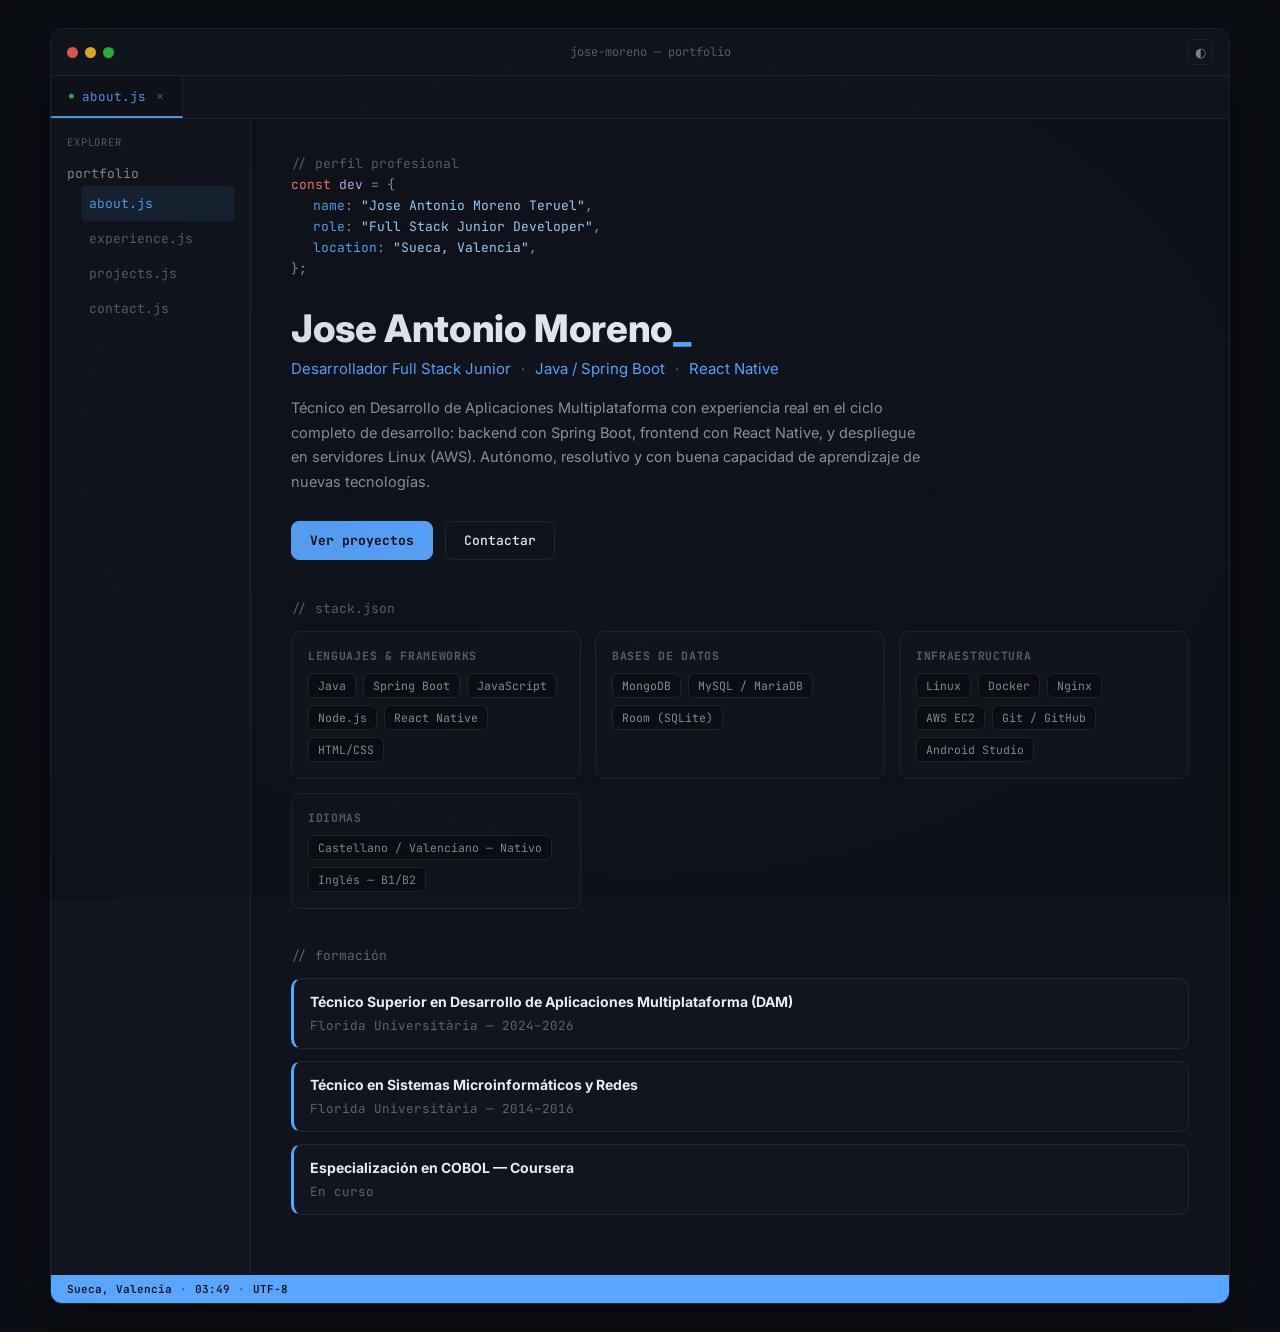
<file: index.html>
<!DOCTYPE html>
<html lang="es">
<head>
<meta charset="UTF-8">
<meta name="viewport" content="width=device-width, initial-scale=1.0">
<title>Jose Antonio Moreno — Full Stack Junior Dev</title>
<meta name="description" content="Portfolio de Jose Antonio Moreno Teruel, Desarrollador Full Stack Junior — Java / Spring Boot / React Native.">
<link rel="preconnect" href="https://fonts.googleapis.com">
<link rel="preconnect" href="https://fonts.gstatic.com" crossorigin>
<link href="https://fonts.googleapis.com/css2?family=Inter:wght@400;500;600;700;800&family=JetBrains+Mono:wght@400;500;600;700&display=swap" rel="stylesheet">
<link rel="stylesheet" href="style.css">
</head>
<body>

<div class="crt-overlay" aria-hidden="true"></div>

<div class="ide">

  <div class="titlebar">
    <button class="hamburger" id="hamburger" aria-label="Abrir menú de navegación" aria-expanded="false" aria-controls="sidebar">
      <span></span><span></span><span></span>
    </button>
    <div class="dots"><span class="d red"></span><span class="d yellow"></span><span class="d green"></span></div>
    <div class="titlebar-name">jose-moreno &mdash; portfolio</div>
    <button class="theme-toggle" id="themeToggle" aria-label="Cambiar tema" title="Cambiar tema">&#9680;</button>
  </div>

  <div class="tabbar" aria-hidden="true">
    <div class="tab active">
      <span class="tab-icon">&#9679;</span><span>about.js</span>
      <span class="tab-close">&times;</span>
    </div>
  </div>

  <div class="ide-body">

    <div class="sidebar-backdrop" id="sidebarBackdrop"></div>

    <aside class="sidebar" id="sidebar">
      <div class="sidebar-title">EXPLORER</div>
      <ul class="filetree">
        <li class="folder open">portfolio
          <ul>
            <li><a class="file active" href="index.html" aria-current="page">about.js</a></li>
            <li><a class="file" href="experience.html">experience.js</a></li>
            <li><a class="file" href="projects.html">projects.js</a></li>
            <li><a class="file" href="contact.html">contact.js</a></li>
          </ul>
        </li>
      </ul>
    </aside>

    <main class="panel">
      <p class="code-line comment">// perfil profesional</p>
      <p class="code-line"><span class="kw">const</span> <span class="var">dev</span> = {</p>
      <div class="indent">
        <p class="code-line"><span class="prop">name</span>: <span class="str">"Jose Antonio Moreno Teruel"</span>,</p>
        <p class="code-line"><span class="prop">role</span>: <span class="str">"Full Stack Junior Developer"</span>,</p>
        <p class="code-line"><span class="prop">location</span>: <span class="str">"Sueca, Valencia"</span>,</p>
      </div>
      <p class="code-line">};</p>

      <div class="hero">
        <h1>Jose Antonio Moreno<span class="cursor-blink">_</span></h1>
        <p class="hero-role">Desarrollador Full Stack Junior <span class="sep">&middot;</span> Java / Spring Boot <span class="sep">&middot;</span> React Native</p>
        <p class="hero-text">
          Técnico en Desarrollo de Aplicaciones Multiplataforma con experiencia real en el ciclo completo de
          desarrollo: backend con Spring Boot, frontend con React Native, y despliegue en servidores Linux (AWS).
          Autónomo, resolutivo y con buena capacidad de aprendizaje de nuevas tecnologías.
        </p>
        <div class="hero-actions">
          <a class="btn btn-primary" href="projects.html">Ver proyectos</a>
          <a class="btn btn-ghost" href="contact.html">Contactar</a>
        </div>
      </div>

      <div class="block">
        <p class="code-line comment">// stack.json</p>
        <div class="skill-grid">
          <div class="skill-card">
            <h4>Lenguajes &amp; frameworks</h4>
            <div class="tags">
              <span>Java</span><span>Spring Boot</span><span>JavaScript</span><span>Node.js</span><span>React Native</span><span>HTML/CSS</span>
            </div>
          </div>
          <div class="skill-card">
            <h4>Bases de datos</h4>
            <div class="tags">
              <span>MongoDB</span><span>MySQL / MariaDB</span><span>Room (SQLite)</span>
            </div>
          </div>
          <div class="skill-card">
            <h4>Infraestructura</h4>
            <div class="tags">
              <span>Linux</span><span>Docker</span><span>Nginx</span><span>AWS EC2</span><span>Git / GitHub</span><span>Android Studio</span>
            </div>
          </div>
          <div class="skill-card">
            <h4>Idiomas</h4>
            <div class="tags">
              <span>Castellano / Valenciano &mdash; Nativo</span><span>Inglés &mdash; B1/B2</span>
            </div>
          </div>
        </div>
      </div>

      <div class="block">
        <p class="code-line comment">// formación</p>
        <div class="edu-list">
          <div class="edu-item">
            <h4>Técnico Superior en Desarrollo de Aplicaciones Multiplataforma (DAM)</h4>
            <span>Florida Universitària &mdash; 2024&ndash;2026</span>
          </div>
          <div class="edu-item">
            <h4>Técnico en Sistemas Microinformáticos y Redes</h4>
            <span>Florida Universitària &mdash; 2014&ndash;2016</span>
          </div>
          <div class="edu-item">
            <h4>Especialización en COBOL &mdash; Coursera</h4>
            <span>En curso</span>
          </div>
        </div>
      </div>

    </main>
  </div>

  <div class="statusbar">
    <span>Sueca, Valencia</span>
    <span class="statusbar-sep">&middot;</span>
    <span id="statusClock"></span>
    <span class="statusbar-sep">&middot;</span>
    <span>UTF-8</span>
  </div>
</div>

<script src="script.js"></script>
</body>
</html>
</file>
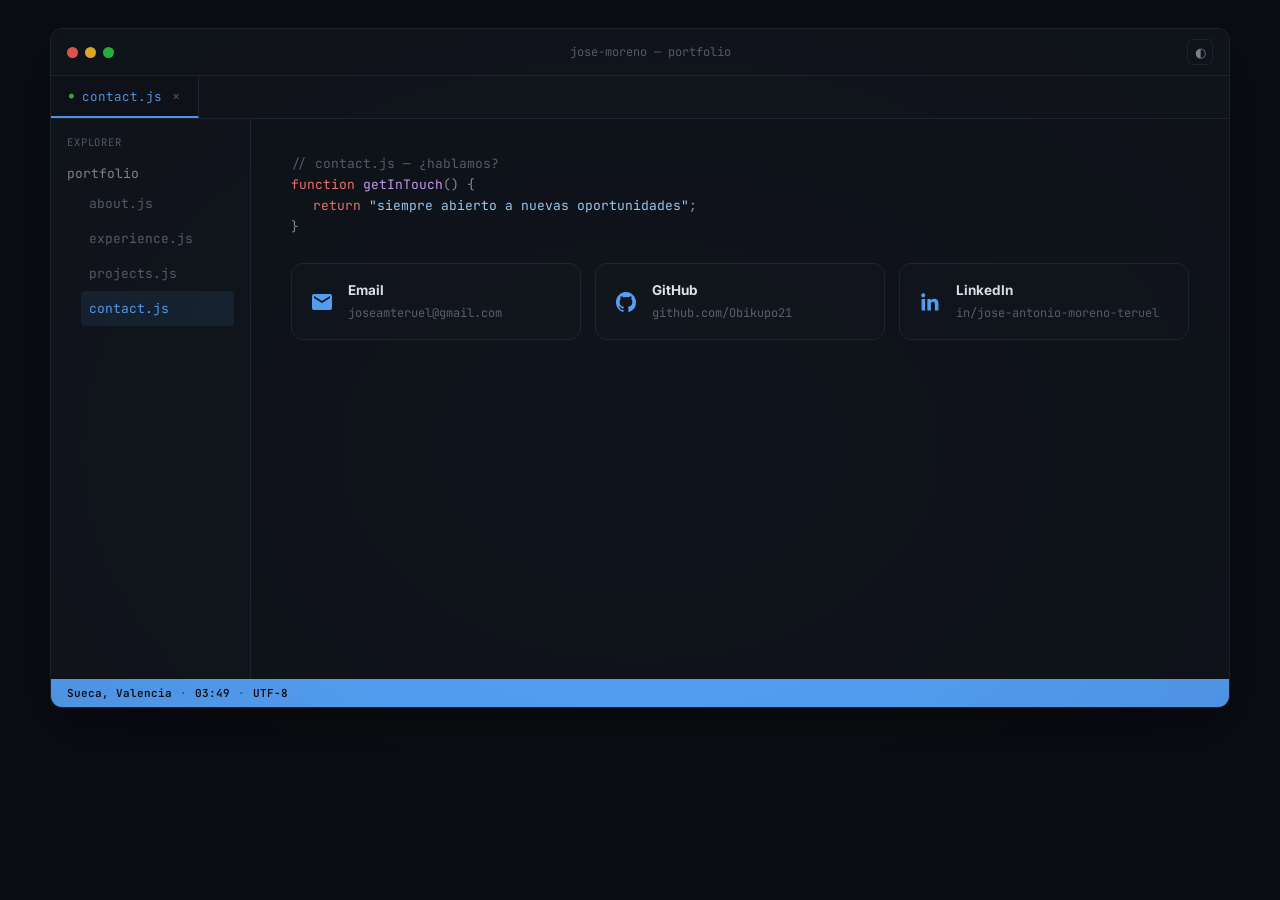
<file: contact.html>
<!DOCTYPE html>
<html lang="es">
<head>
<meta charset="UTF-8">
<meta name="viewport" content="width=device-width, initial-scale=1.0">
<title>Contacto — Jose Antonio Moreno</title>
<meta name="description" content="Contacta con Jose Antonio Moreno Teruel.">
<link rel="preconnect" href="https://fonts.googleapis.com">
<link rel="preconnect" href="https://fonts.gstatic.com" crossorigin>
<link href="https://fonts.googleapis.com/css2?family=Inter:wght@400;500;600;700;800&family=JetBrains+Mono:wght@400;500;600;700&display=swap" rel="stylesheet">
<link rel="stylesheet" href="style.css">
</head>
<body>

<div class="crt-overlay" aria-hidden="true"></div>

<div class="ide">

  <div class="titlebar">
    <button class="hamburger" id="hamburger" aria-label="Abrir menú de navegación" aria-expanded="false" aria-controls="sidebar">
      <span></span><span></span><span></span>
    </button>
    <div class="dots"><span class="d red"></span><span class="d yellow"></span><span class="d green"></span></div>
    <div class="titlebar-name">jose-moreno &mdash; portfolio</div>
    <button class="theme-toggle" id="themeToggle" aria-label="Cambiar tema" title="Cambiar tema">&#9680;</button>
  </div>

  <div class="tabbar" aria-hidden="true">
    <div class="tab active">
      <span class="tab-icon">&#9679;</span><span>contact.js</span>
      <span class="tab-close">&times;</span>
    </div>
  </div>

  <div class="ide-body">

    <div class="sidebar-backdrop" id="sidebarBackdrop"></div>

    <aside class="sidebar" id="sidebar">
      <div class="sidebar-title">EXPLORER</div>
      <ul class="filetree">
        <li class="folder open">portfolio
          <ul>
            <li><a class="file" href="index.html">about.js</a></li>
            <li><a class="file" href="experience.html">experience.js</a></li>
            <li><a class="file" href="projects.html">projects.js</a></li>
            <li><a class="file active" href="contact.html" aria-current="page">contact.js</a></li>
          </ul>
        </li>
      </ul>
    </aside>

    <main class="panel">
      <p class="code-line comment">// contact.js &mdash; ¿hablamos?</p>
      <p class="code-line"><span class="kw">function</span> <span class="fn">getInTouch</span>() {</p>
      <div class="indent">
        <p class="code-line"><span class="kw">return</span> <span class="str">"siempre abierto a nuevas oportunidades"</span>;</p>
      </div>
      <p class="code-line">}</p>

      <div class="contact-grid">
        <a class="contact-card" href="mailto:joseamteruel@gmail.com">
          <svg viewBox="0 0 24 24"><path d="M20 4H4a2 2 0 0 0-2 2v12a2 2 0 0 0 2 2h16a2 2 0 0 0 2-2V6a2 2 0 0 0-2-2zm0 4-8 5-8-5V6l8 5 8-5z"/></svg>
          <div>
            <h4>Email</h4>
            <span>joseamteruel@gmail.com</span>
          </div>
        </a>

        <a class="contact-card" href="https://github.com/Obikupo21" target="_blank" rel="noopener">
          <svg viewBox="0 0 24 24"><path d="M12 2C6.48 2 2 6.58 2 12.25c0 4.53 2.87 8.37 6.84 9.73.5.1.68-.22.68-.5 0-.24-.01-.87-.01-1.71-2.78.62-3.37-1.37-3.37-1.37-.46-1.19-1.11-1.51-1.11-1.51-.91-.63.07-.62.07-.62 1 .07 1.53 1.05 1.53 1.05.89 1.56 2.34 1.11 2.91.85.09-.66.35-1.11.63-1.37-2.22-.26-4.56-1.14-4.56-5.06 0-1.12.39-2.03 1.03-2.75-.1-.26-.45-1.31.1-2.72 0 0 .84-.28 2.75 1.05a9.3 9.3 0 0 1 5 0c1.91-1.33 2.75-1.05 2.75-1.05.55 1.41.2 2.46.1 2.72.64.72 1.03 1.63 1.03 2.75 0 3.93-2.34 4.79-4.57 5.05.36.32.68.94.68 1.9 0 1.37-.01 2.47-.01 2.81 0 .28.18.61.69.5A10.26 10.26 0 0 0 22 12.25C22 6.58 17.52 2 12 2z"/></svg>
          <div>
            <h4>GitHub</h4>
            <span>github.com/Obikupo21</span>
          </div>
        </a>

        <a class="contact-card" href="https://www.linkedin.com/in/jose-antonio-moreno-teruel-11b0a0272/" target="_blank" rel="noopener">
          <svg viewBox="0 0 24 24"><path d="M20.45 20.45h-3.56v-5.57c0-1.33-.02-3.04-1.85-3.04-1.86 0-2.14 1.45-2.14 2.94v5.67H9.34V9h3.41v1.56h.05c.48-.9 1.64-1.85 3.38-1.85 3.6 0 4.27 2.37 4.27 5.46v6.28zM5.34 7.43a2.07 2.07 0 1 1 0-4.13 2.07 2.07 0 0 1 0 4.13zM7.12 20.45H3.56V9h3.56v11.45z"/></svg>
          <div>
            <h4>LinkedIn</h4>
            <span>in/jose-antonio-moreno-teruel</span>
          </div>
        </a>

        <!--
          TikTok:  https://www.tiktok.com/@obikupo
          YouTube: https://www.youtube.com/channel/UCucxlFjEHsEmnV-yfiIUhxA
        -->
        <div id="hiddenSocials" hidden></div>
      </div>

    </main>
  </div>

  <div class="statusbar">
    <span>Sueca, Valencia</span>
    <span class="statusbar-sep">&middot;</span>
    <span id="statusClock"></span>
    <span class="statusbar-sep">&middot;</span>
    <span>UTF-8</span>
  </div>
</div>

<script src="script.js"></script>
</body>
</html>
</file>
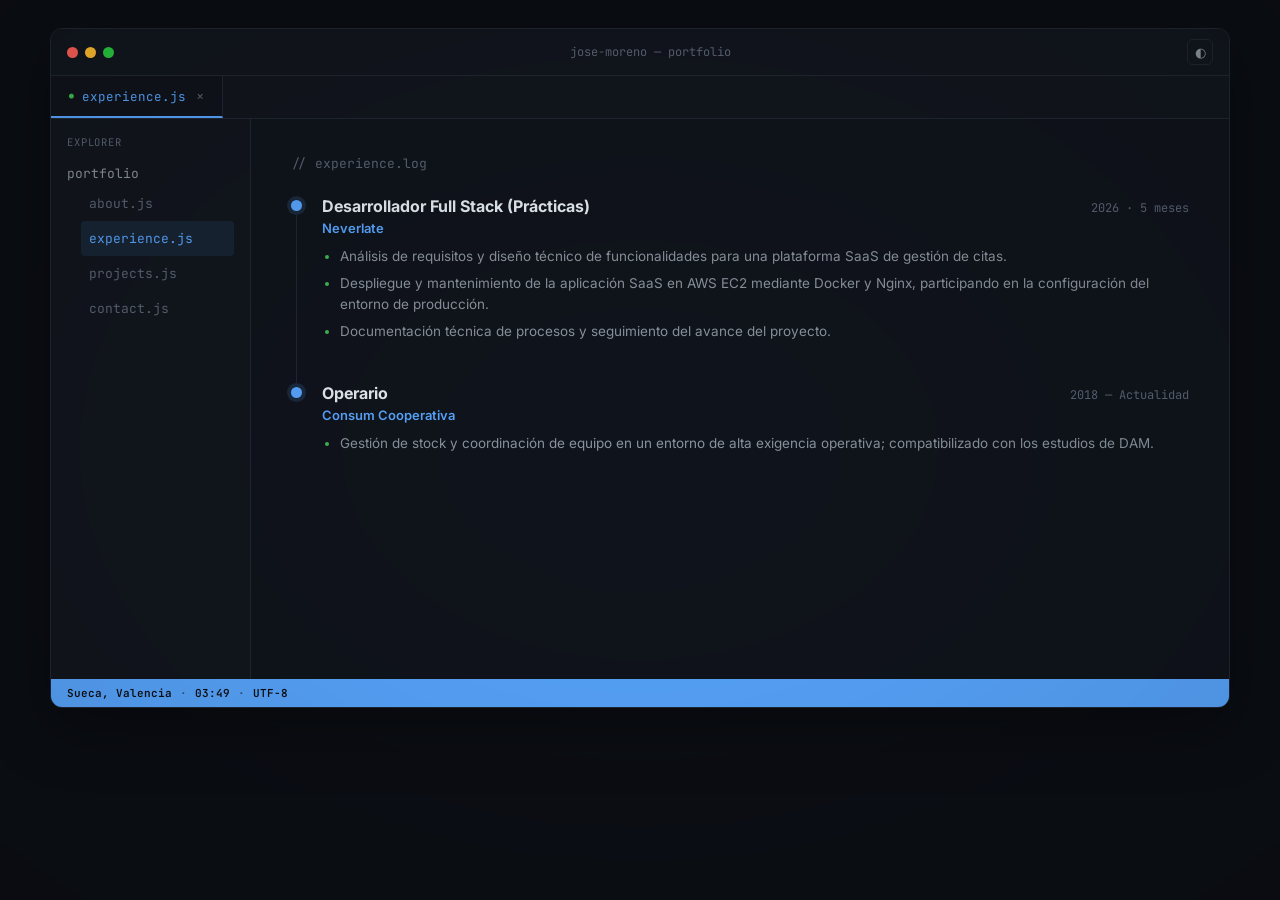
<file: experience.html>
<!DOCTYPE html>
<html lang="es">
<head>
<meta charset="UTF-8">
<meta name="viewport" content="width=device-width, initial-scale=1.0">
<title>Experiencia — Jose Antonio Moreno</title>
<meta name="description" content="Experiencia laboral de Jose Antonio Moreno Teruel.">
<link rel="preconnect" href="https://fonts.googleapis.com">
<link rel="preconnect" href="https://fonts.gstatic.com" crossorigin>
<link href="https://fonts.googleapis.com/css2?family=Inter:wght@400;500;600;700;800&family=JetBrains+Mono:wght@400;500;600;700&display=swap" rel="stylesheet">
<link rel="stylesheet" href="style.css">
</head>
<body>

<div class="crt-overlay" aria-hidden="true"></div>

<div class="ide">

  <div class="titlebar">
    <button class="hamburger" id="hamburger" aria-label="Abrir menú de navegación" aria-expanded="false" aria-controls="sidebar">
      <span></span><span></span><span></span>
    </button>
    <div class="dots"><span class="d red"></span><span class="d yellow"></span><span class="d green"></span></div>
    <div class="titlebar-name">jose-moreno &mdash; portfolio</div>
    <button class="theme-toggle" id="themeToggle" aria-label="Cambiar tema" title="Cambiar tema">&#9680;</button>
  </div>

  <div class="tabbar" aria-hidden="true">
    <div class="tab active">
      <span class="tab-icon">&#9679;</span><span>experience.js</span>
      <span class="tab-close">&times;</span>
    </div>
  </div>

  <div class="ide-body">

    <div class="sidebar-backdrop" id="sidebarBackdrop"></div>

    <aside class="sidebar" id="sidebar">
      <div class="sidebar-title">EXPLORER</div>
      <ul class="filetree">
        <li class="folder open">portfolio
          <ul>
            <li><a class="file" href="index.html">about.js</a></li>
            <li><a class="file active" href="experience.html" aria-current="page">experience.js</a></li>
            <li><a class="file" href="projects.html">projects.js</a></li>
            <li><a class="file" href="contact.html">contact.js</a></li>
          </ul>
        </li>
      </ul>
    </aside>

    <main class="panel">
      <p class="code-line comment">// experience.log</p>

      <div class="timeline">
        <div class="tl-item">
          <div class="tl-dot"></div>
          <div class="tl-content">
            <div class="tl-head">
              <h3>Desarrollador Full Stack (Prácticas)</h3>
              <span class="tl-date">2026 &middot; 5 meses</span>
            </div>
            <p class="tl-company">Neverlate</p>
            <ul>
              <li>Análisis de requisitos y diseño técnico de funcionalidades para una plataforma SaaS de gestión de citas.</li>
              <li>Despliegue y mantenimiento de la aplicación SaaS en AWS EC2 mediante Docker y Nginx, participando en la configuración del entorno de producción.</li>
              <li>Documentación técnica de procesos y seguimiento del avance del proyecto.</li>
            </ul>
          </div>
        </div>

        <div class="tl-item">
          <div class="tl-dot"></div>
          <div class="tl-content">
            <div class="tl-head">
              <h3>Operario</h3>
              <span class="tl-date">2018 &mdash; Actualidad</span>
            </div>
            <p class="tl-company">Consum Cooperativa</p>
            <ul>
              <li>Gestión de stock y coordinación de equipo en un entorno de alta exigencia operativa; compatibilizado con los estudios de DAM.</li>
            </ul>
          </div>
        </div>
      </div>

    </main>
  </div>

  <div class="statusbar">
    <span>Sueca, Valencia</span>
    <span class="statusbar-sep">&middot;</span>
    <span id="statusClock"></span>
    <span class="statusbar-sep">&middot;</span>
    <span>UTF-8</span>
  </div>
</div>

<script src="script.js"></script>
</body>
</html>
</file>
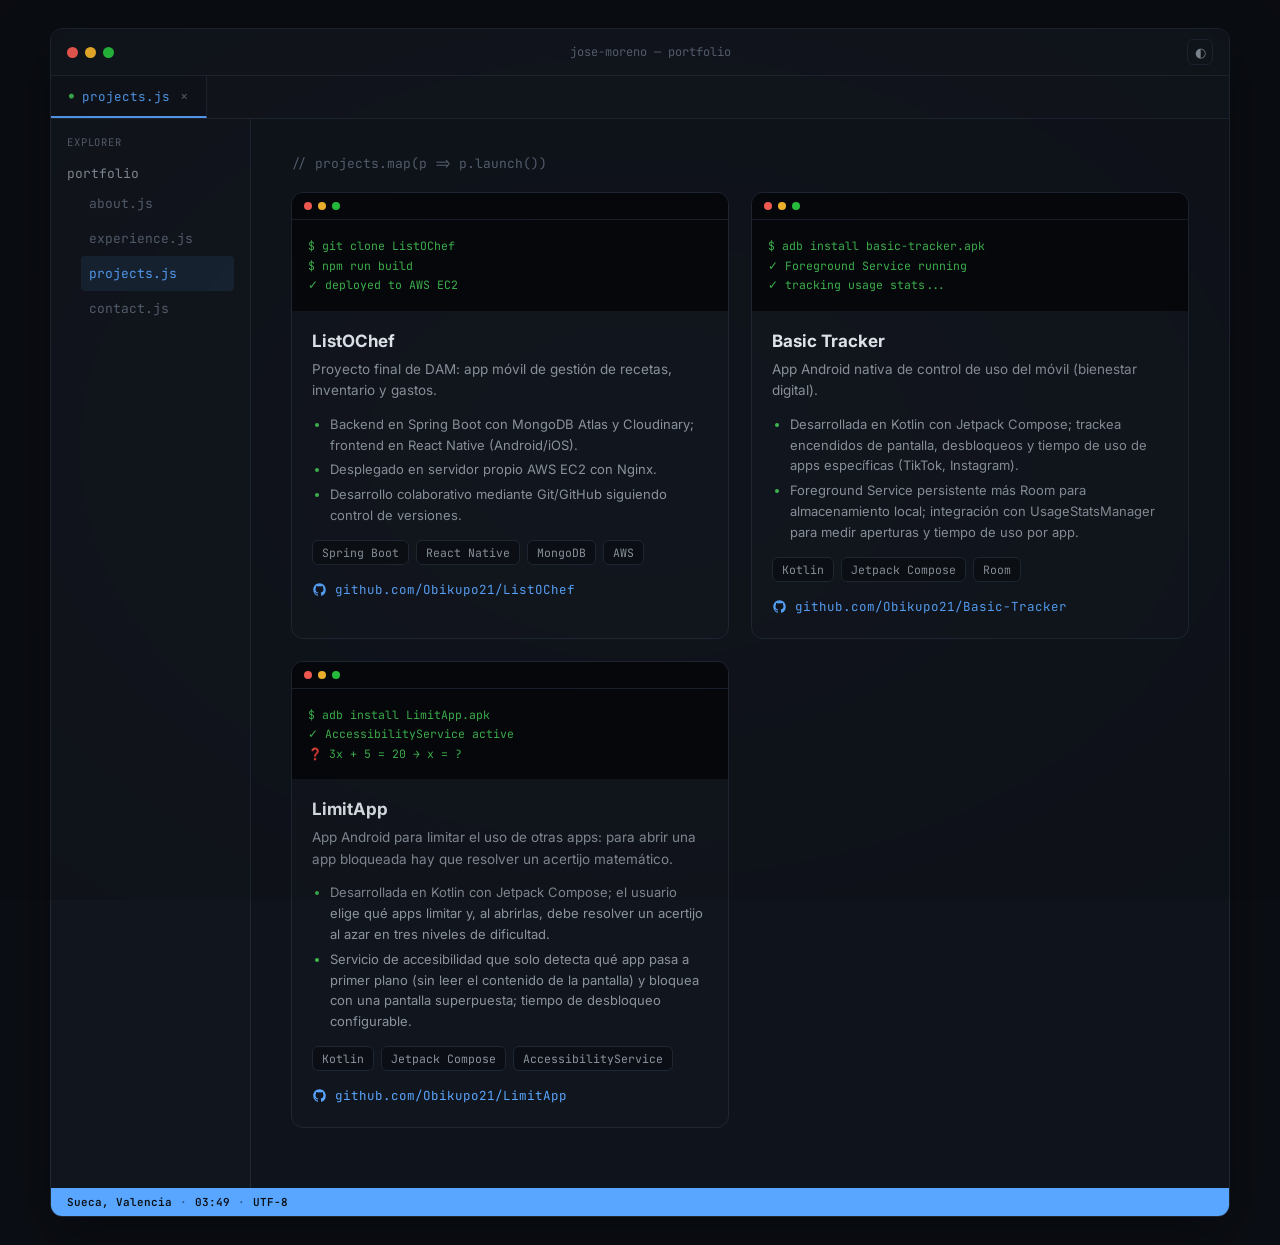
<file: projects.html>
<!DOCTYPE html>
<html lang="es">
<head>
<meta charset="UTF-8">
<meta name="viewport" content="width=device-width, initial-scale=1.0">
<title>Proyectos — Jose Antonio Moreno</title>
<meta name="description" content="Proyectos de desarrollo de Jose Antonio Moreno Teruel: ListOChef, Basic Tracker y LimitApp.">
<link rel="preconnect" href="https://fonts.googleapis.com">
<link rel="preconnect" href="https://fonts.gstatic.com" crossorigin>
<link href="https://fonts.googleapis.com/css2?family=Inter:wght@400;500;600;700;800&family=JetBrains+Mono:wght@400;500;600;700&display=swap" rel="stylesheet">
<link rel="stylesheet" href="style.css">
</head>
<body>

<div class="crt-overlay" aria-hidden="true"></div>

<div class="ide">

  <div class="titlebar">
    <button class="hamburger" id="hamburger" aria-label="Abrir menú de navegación" aria-expanded="false" aria-controls="sidebar">
      <span></span><span></span><span></span>
    </button>
    <div class="dots"><span class="d red"></span><span class="d yellow"></span><span class="d green"></span></div>
    <div class="titlebar-name">jose-moreno &mdash; portfolio</div>
    <button class="theme-toggle" id="themeToggle" aria-label="Cambiar tema" title="Cambiar tema">&#9680;</button>
  </div>

  <div class="tabbar" aria-hidden="true">
    <div class="tab active">
      <span class="tab-icon">&#9679;</span><span>projects.js</span>
      <span class="tab-close">&times;</span>
    </div>
  </div>

  <div class="ide-body">

    <div class="sidebar-backdrop" id="sidebarBackdrop"></div>

    <aside class="sidebar" id="sidebar">
      <div class="sidebar-title">EXPLORER</div>
      <ul class="filetree">
        <li class="folder open">portfolio
          <ul>
            <li><a class="file" href="index.html">about.js</a></li>
            <li><a class="file" href="experience.html">experience.js</a></li>
            <li><a class="file active" href="projects.html" aria-current="page">projects.js</a></li>
            <li><a class="file" href="contact.html">contact.js</a></li>
          </ul>
        </li>
      </ul>
    </aside>

    <main class="panel">
      <p class="code-line comment">// projects.map(p =&gt; p.launch())</p>

      <div class="project-grid">
        <article class="project-card">
          <div class="project-window">
            <div class="pw-bar"><span class="d red"></span><span class="d yellow"></span><span class="d green"></span></div>
            <div class="pw-body">
              <pre>$ git clone ListOChef
$ npm run build
&#10003; deployed to AWS EC2</pre>
            </div>
          </div>
          <div class="project-info">
            <h3>ListOChef</h3>
            <p>Proyecto final de DAM: app móvil de gestión de recetas, inventario y gastos.</p>
            <ul>
              <li>Backend en Spring Boot con MongoDB Atlas y Cloudinary; frontend en React Native (Android/iOS).</li>
              <li>Desplegado en servidor propio AWS EC2 con Nginx.</li>
              <li>Desarrollo colaborativo mediante Git/GitHub siguiendo control de versiones.</li>
            </ul>
            <div class="tags">
              <span>Spring Boot</span><span>React Native</span><span>MongoDB</span><span>AWS</span>
            </div>
            <a class="project-link" href="https://github.com/Obikupo21/ListOChef" target="_blank" rel="noopener">
              <svg viewBox="0 0 24 24"><path d="M12 2C6.48 2 2 6.58 2 12.25c0 4.53 2.87 8.37 6.84 9.73.5.1.68-.22.68-.5 0-.24-.01-.87-.01-1.71-2.78.62-3.37-1.37-3.37-1.37-.46-1.19-1.11-1.51-1.11-1.51-.91-.63.07-.62.07-.62 1 .07 1.53 1.05 1.53 1.05.89 1.56 2.34 1.11 2.91.85.09-.66.35-1.11.63-1.37-2.22-.26-4.56-1.14-4.56-5.06 0-1.12.39-2.03 1.03-2.75-.1-.26-.45-1.31.1-2.72 0 0 .84-.28 2.75 1.05a9.3 9.3 0 0 1 5 0c1.91-1.33 2.75-1.05 2.75-1.05.55 1.41.2 2.46.1 2.72.64.72 1.03 1.63 1.03 2.75 0 3.93-2.34 4.79-4.57 5.05.36.32.68.94.68 1.9 0 1.37-.01 2.47-.01 2.81 0 .28.18.61.69.5A10.26 10.26 0 0 0 22 12.25C22 6.58 17.52 2 12 2z"/></svg>
              github.com/Obikupo21/ListOChef
            </a>
          </div>
        </article>

        <article class="project-card">
          <div class="project-window">
            <div class="pw-bar"><span class="d red"></span><span class="d yellow"></span><span class="d green"></span></div>
            <div class="pw-body">
              <pre>$ adb install basic-tracker.apk
&#10003; Foreground Service running
&#10003; tracking usage stats...</pre>
            </div>
          </div>
          <div class="project-info">
            <h3>Basic Tracker</h3>
            <p>App Android nativa de control de uso del móvil (bienestar digital).</p>
            <ul>
              <li>Desarrollada en Kotlin con Jetpack Compose; trackea encendidos de pantalla, desbloqueos y tiempo de uso de apps específicas (TikTok, Instagram).</li>
              <li>Foreground Service persistente más Room para almacenamiento local; integración con UsageStatsManager para medir aperturas y tiempo de uso por app.</li>
            </ul>
            <div class="tags">
              <span>Kotlin</span><span>Jetpack Compose</span><span>Room</span>
            </div>
            <a class="project-link" href="https://github.com/Obikupo21/Basic-Tracker" target="_blank" rel="noopener">
              <svg viewBox="0 0 24 24"><path d="M12 2C6.48 2 2 6.58 2 12.25c0 4.53 2.87 8.37 6.84 9.73.5.1.68-.22.68-.5 0-.24-.01-.87-.01-1.71-2.78.62-3.37-1.37-3.37-1.37-.46-1.19-1.11-1.51-1.11-1.51-.91-.63.07-.62.07-.62 1 .07 1.53 1.05 1.53 1.05.89 1.56 2.34 1.11 2.91.85.09-.66.35-1.11.63-1.37-2.22-.26-4.56-1.14-4.56-5.06 0-1.12.39-2.03 1.03-2.75-.1-.26-.45-1.31.1-2.72 0 0 .84-.28 2.75 1.05a9.3 9.3 0 0 1 5 0c1.91-1.33 2.75-1.05 2.75-1.05.55 1.41.2 2.46.1 2.72.64.72 1.03 1.63 1.03 2.75 0 3.93-2.34 4.79-4.57 5.05.36.32.68.94.68 1.9 0 1.37-.01 2.47-.01 2.81 0 .28.18.61.69.5A10.26 10.26 0 0 0 22 12.25C22 6.58 17.52 2 12 2z"/></svg>
              github.com/Obikupo21/Basic-Tracker
            </a>
          </div>
        </article>

        <article class="project-card">
          <div class="project-window">
            <div class="pw-bar"><span class="d red"></span><span class="d yellow"></span><span class="d green"></span></div>
            <div class="pw-body">
              <pre>$ adb install LimitApp.apk
&#10003; AccessibilityService active
&#10067; 3x + 5 = 20 &rarr; x = ?</pre>
            </div>
          </div>
          <div class="project-info">
            <h3>LimitApp</h3>
            <p>App Android para limitar el uso de otras apps: para abrir una app bloqueada hay que resolver un acertijo matemático.</p>
            <ul>
              <li>Desarrollada en Kotlin con Jetpack Compose; el usuario elige qué apps limitar y, al abrirlas, debe resolver un acertijo al azar en tres niveles de dificultad.</li>
              <li>Servicio de accesibilidad que solo detecta qué app pasa a primer plano (sin leer el contenido de la pantalla) y bloquea con una pantalla superpuesta; tiempo de desbloqueo configurable.</li>
            </ul>
            <div class="tags">
              <span>Kotlin</span><span>Jetpack Compose</span><span>AccessibilityService</span>
            </div>
            <a class="project-link" href="https://github.com/Obikupo21/LimitApp" target="_blank" rel="noopener">
              <svg viewBox="0 0 24 24"><path d="M12 2C6.48 2 2 6.58 2 12.25c0 4.53 2.87 8.37 6.84 9.73.5.1.68-.22.68-.5 0-.24-.01-.87-.01-1.71-2.78.62-3.37-1.37-3.37-1.37-.46-1.19-1.11-1.51-1.11-1.51-.91-.63.07-.62.07-.62 1 .07 1.53 1.05 1.53 1.05.89 1.56 2.34 1.11 2.91.85.09-.66.35-1.11.63-1.37-2.22-.26-4.56-1.14-4.56-5.06 0-1.12.39-2.03 1.03-2.75-.1-.26-.45-1.31.1-2.72 0 0 .84-.28 2.75 1.05a9.3 9.3 0 0 1 5 0c1.91-1.33 2.75-1.05 2.75-1.05.55 1.41.2 2.46.1 2.72.64.72 1.03 1.63 1.03 2.75 0 3.93-2.34 4.79-4.57 5.05.36.32.68.94.68 1.9 0 1.37-.01 2.47-.01 2.81 0 .28.18.61.69.5A10.26 10.26 0 0 0 22 12.25C22 6.58 17.52 2 12 2z"/></svg>
              github.com/Obikupo21/LimitApp
            </a>
          </div>
        </article>
      </div>

    </main>
  </div>

  <div class="statusbar">
    <span>Sueca, Valencia</span>
    <span class="statusbar-sep">&middot;</span>
    <span id="statusClock"></span>
    <span class="statusbar-sep">&middot;</span>
    <span>UTF-8</span>
  </div>
</div>

<script src="script.js"></script>
</body>
</html>
</file>
<file: style.css>
:root{
  --bg:#0b0e14;
  --panel:#0f131b;
  --panel-2:#11151d;
  --line:#1f2733;
  --ink:#e6edf3;
  --ink-soft:#8b949e;
  --ink-faint:#5a6474;
  --accent:#58a6ff;
  --accent-2:#3fb950;
  --purple:#d2a8ff;
  --str:#a5d6ff;
  --font-sans:'Inter', -apple-system, BlinkMacSystemFont, 'Segoe UI', sans-serif;
  --font-mono:'JetBrains Mono', 'SFMono-Regular', Consolas, monospace;
}

:root[data-theme="light"]{
  --bg:#f4f6fa;
  --panel:#ffffff;
  --panel-2:#f0f2f7;
  --line:#e2e8f0;
  --ink:#1b2430;
  --ink-soft:#5a6474;
  --ink-faint:#8a93a4;
  --accent:#2563eb;
  --accent-2:#16a34a;
  --purple:#7c3aed;
  --str:#0369a1;
}

*{ box-sizing:border-box; }

html,body{
  margin:0;
  background:var(--bg);
  color:var(--ink);
  font-family:var(--font-sans);
  -webkit-font-smoothing:antialiased;
}

a{ color:inherit; }

.crt-overlay{
  position:fixed; inset:0; pointer-events:none; z-index:50;
  background:radial-gradient(ellipse at center, transparent 0%, rgba(0,0,0,.15) 100%);
  mix-blend-mode:multiply;
}
:root[data-theme="light"] .crt-overlay{ display:none; }

.ide{
  max-width:1180px;
  margin:28px auto;
  border:1px solid var(--line);
  border-radius:12px;
  overflow:hidden;
  box-shadow:0 20px 60px rgba(0,0,0,.35);
  background:var(--panel);
}

.titlebar{
  display:flex; align-items:center; gap:12px;
  padding:10px 16px;
  background:var(--panel-2);
  border-bottom:1px solid var(--line);
}
.dots{ display:flex; gap:7px; }
.d{ width:11px; height:11px; border-radius:50%; display:inline-block; }
.d.red{ background:#ff5f57; }
.d.yellow{ background:#febc2e; }
.d.green{ background:#28c840; }
.titlebar-name{
  flex:1; text-align:center; font-family:var(--font-mono); font-size:12px; color:var(--ink-faint);
}
.theme-toggle{
  background:none; border:1px solid var(--line); color:var(--ink-soft);
  width:26px; height:26px; border-radius:6px; cursor:pointer; font-size:13px; line-height:1;
  flex-shrink:0;
}
.theme-toggle:hover{ color:var(--accent); border-color:var(--accent); }

.hamburger{
  display:flex; flex-direction:column; justify-content:center; gap:4px;
  width:26px; height:26px; background:none; border:none; cursor:pointer; padding:0; flex-shrink:0;
}
.hamburger span{ display:block; height:2px; background:var(--ink-soft); border-radius:2px; }
@media(min-width:900px){ .hamburger{ display:none; } }

/* Tab bar — shows the currently open file, purely informational (no click affordance) */
.tabbar{
  display:flex; background:var(--panel-2); border-bottom:1px solid var(--line);
}
.tab{
  font-family:var(--font-mono); font-size:12.5px;
  padding:11px 18px; white-space:nowrap;
  display:flex; align-items:center; gap:8px;
  color:var(--accent); background:var(--panel);
  border-right:1px solid var(--line); border-bottom:2px solid var(--accent);
}
.tab-icon{ font-size:8px; color:var(--accent-2); }
.tab-close{ color:var(--ink-faint); font-size:14px; margin-left:2px; }

/* Body layout */
.ide-body{ display:flex; min-height:560px; position:relative; }

.sidebar-title{
  font-size:10.5px; letter-spacing:.08em; color:var(--ink-faint); padding:0 16px 10px;
  font-family:var(--font-mono);
}
.filetree{ list-style:none; margin:0; padding:0; font-family:var(--font-mono); font-size:13px; }
.filetree .folder{ padding:6px 16px; color:var(--ink-soft); }
.filetree .folder > ul{ list-style:none; margin:4px 0 0; padding:0 0 0 14px; }
.filetree .file{
  display:block; padding:9px 8px; border-radius:4px; color:var(--ink-faint);
  text-decoration:none; cursor:pointer;
}
.filetree .file:hover{ color:var(--ink-soft); }
.filetree .file.active{ color:var(--accent); background:rgba(88,166,255,.1); }

.sidebar{
  width:200px; flex-shrink:0; background:var(--panel-2);
  border-right:1px solid var(--line); padding:16px 0;
}
.sidebar-backdrop{ display:none; }

@media(max-width:899px){
  .sidebar{
    position:fixed; top:0; left:0; bottom:0; z-index:60;
    transform:translateX(-100%); transition:transform .25s ease;
    box-shadow:8px 0 24px rgba(0,0,0,.3);
  }
  .sidebar.open{ transform:translateX(0); }
  .sidebar-backdrop{
    display:block; position:fixed; inset:0; background:rgba(0,0,0,.45);
    opacity:0; pointer-events:none; transition:opacity .25s ease; z-index:55;
  }
  .sidebar-backdrop.open{ opacity:1; pointer-events:auto; }
  .filetree .file{ padding:11px 10px; font-size:14px; }
}

.panel{
  flex:1; min-width:0; padding:36px 40px 60px;
  animation:fadeIn .35s ease;
}
@keyframes fadeIn{ from{opacity:0; transform:translateY(6px);} to{opacity:1; transform:none;} }

.code-line{
  font-family:var(--font-mono); font-size:13px; margin:0 0 4px; color:var(--ink-soft);
}
.comment{ color:var(--ink-faint); }
.kw{ color:#ff7b72; }
.var, .fn{ color:var(--purple); }
.prop{ color:var(--accent); }
.str{ color:var(--str); }
.indent{ padding-left:22px; }

/* Hero */
.hero{ margin:20px 0 40px; padding-top:8px; }
.hero h1{
  font-family:var(--font-sans); font-size:38px; font-weight:800; margin:0 0 8px; letter-spacing:-.01em;
}
.cursor-blink{ color:var(--accent); animation:blink 1s step-end infinite; }
@keyframes blink{ 50%{ opacity:0; } }
.hero-role{ font-size:15px; color:var(--accent); margin:0 0 18px; }
.hero-role .sep{ color:var(--ink-faint); margin:0 6px; }
.hero-text{ font-size:14.5px; line-height:1.7; color:var(--ink-soft); max-width:640px; margin:0 0 26px; }

.hero-actions{ display:flex; gap:12px; flex-wrap:wrap; }
.btn{
  font-family:var(--font-mono); font-size:13px; font-weight:500; text-decoration:none;
  padding:10px 18px; border-radius:8px; cursor:pointer; border:1px solid var(--line);
}
.btn-primary{ background:var(--accent); color:#0b0e14; border-color:var(--accent); font-weight:700; }
.btn-primary:hover{ opacity:.9; }
.btn-ghost{ color:var(--ink); }
.btn-ghost:hover{ border-color:var(--accent); color:var(--accent); }

.block{ margin-top:38px; }

.skill-grid{
  display:grid; grid-template-columns:repeat(auto-fit, minmax(220px,1fr)); gap:14px; margin-top:14px;
}
.skill-card{
  background:var(--panel-2); border:1px solid var(--line); border-radius:10px; padding:16px;
}
.skill-card h4{
  margin:0 0 10px; font-size:11.5px; text-transform:uppercase; letter-spacing:.06em; color:var(--ink-faint);
  font-family:var(--font-mono);
}
.tags{ display:flex; flex-wrap:wrap; gap:7px; }
.tags span{
  font-size:11.5px; font-family:var(--font-mono); color:var(--ink-soft);
  background:var(--bg); border:1px solid var(--line); padding:4px 9px; border-radius:6px;
}

.edu-list{ display:flex; flex-direction:column; gap:12px; margin-top:14px; }
.edu-item{
  padding:14px 16px; background:var(--panel-2); border:1px solid var(--line); border-radius:10px;
  border-left:3px solid var(--accent);
}
.edu-item h4{ margin:0 0 4px; font-size:14px; }
.edu-item span{ font-size:12.5px; color:var(--ink-faint); font-family:var(--font-mono); }

.timeline{ margin-top:24px; display:flex; flex-direction:column; gap:0; }
.tl-item{ display:flex; gap:20px; position:relative; padding-bottom:36px; }
.tl-item:last-child{ padding-bottom:0; }
.tl-item::before{
  content:''; position:absolute; left:5px; top:16px; bottom:0; width:1px; background:var(--line);
}
.tl-item:last-child::before{ display:none; }
.tl-dot{
  width:11px; height:11px; border-radius:50%; background:var(--accent); flex-shrink:0; margin-top:4px;
  box-shadow:0 0 0 4px rgba(88,166,255,.15);
}
.tl-content{ flex:1; }
.tl-head{ display:flex; justify-content:space-between; gap:12px; flex-wrap:wrap; align-items:baseline; }
.tl-head h3{ margin:0; font-size:16px; }
.tl-date{ font-family:var(--font-mono); font-size:12px; color:var(--ink-faint); white-space:nowrap; }
.tl-company{ margin:4px 0 10px; font-size:13px; color:var(--accent); font-weight:600; }
.tl-content ul{ margin:0; padding-left:18px; }
.tl-content li{ font-size:13.5px; line-height:1.6; color:var(--ink-soft); margin-bottom:5px; }
.tl-content li::marker{ color:var(--accent-2); }

.project-grid{
  display:grid; grid-template-columns:repeat(auto-fit, minmax(320px,1fr)); gap:22px; margin-top:20px;
}
.project-card{
  background:var(--panel-2); border:1px solid var(--line); border-radius:12px; overflow:hidden;
}
.project-window{ background:#05070b; }
.pw-bar{ display:flex; gap:6px; padding:9px 12px; border-bottom:1px solid #1a212c; }
.pw-bar .d{ width:8px; height:8px; }
.pw-body{ padding:16px; }
.pw-body pre{
  margin:0; font-family:var(--font-mono); font-size:11.5px; line-height:1.7; color:var(--accent-2);
  white-space:pre-wrap;
}
.project-info{ padding:20px; }
.project-info h3{ margin:0 0 8px; font-size:17px; }
.project-info p{ margin:0 0 12px; font-size:13.5px; color:var(--ink-soft); line-height:1.6; }
.project-info ul{ margin:0 0 14px; padding-left:18px; }
.project-info li{ font-size:13px; color:var(--ink-soft); line-height:1.6; margin-bottom:4px; }
.project-info li::marker{ color:var(--accent-2); }
.project-info .tags{ margin-bottom:16px; }
.project-link{
  display:inline-flex; align-items:center; gap:8px; font-size:12.5px; font-family:var(--font-mono);
  color:var(--accent); text-decoration:none;
}
.project-link:hover{ text-decoration:underline; }
.project-link svg{ width:15px; height:15px; fill:currentColor; }

.contact-grid{
  display:grid; grid-template-columns:repeat(auto-fit, minmax(240px,1fr)); gap:14px; margin-top:28px;
}
.contact-card{
  display:flex; align-items:center; gap:14px; padding:18px; text-decoration:none;
  background:var(--panel-2); border:1px solid var(--line); border-radius:12px;
  transition:border-color .15s, transform .15s;
}
.contact-card:hover{ border-color:var(--accent); transform:translateY(-2px); }
.contact-card svg{ width:24px; height:24px; fill:var(--accent); flex-shrink:0; }
.contact-card h4{ margin:0 0 3px; font-size:13.5px; }
.contact-card span{ font-size:12px; color:var(--ink-faint); font-family:var(--font-mono); word-break:break-word; }

.statusbar{
  display:flex; gap:8px; align-items:center; padding:7px 16px;
  background:var(--accent); color:#0b0e14; font-size:11px; font-family:var(--font-mono); font-weight:600;
}
.statusbar-sep{ opacity:.5; }

@media(max-width:640px){
  .ide{ margin:0; border-radius:0; border:none; }
  .panel{ padding:26px 20px 50px; }
  .hero h1{ font-size:28px; }
  .tab{ padding:10px 14px; font-size:11.5px; }
}
</file>
